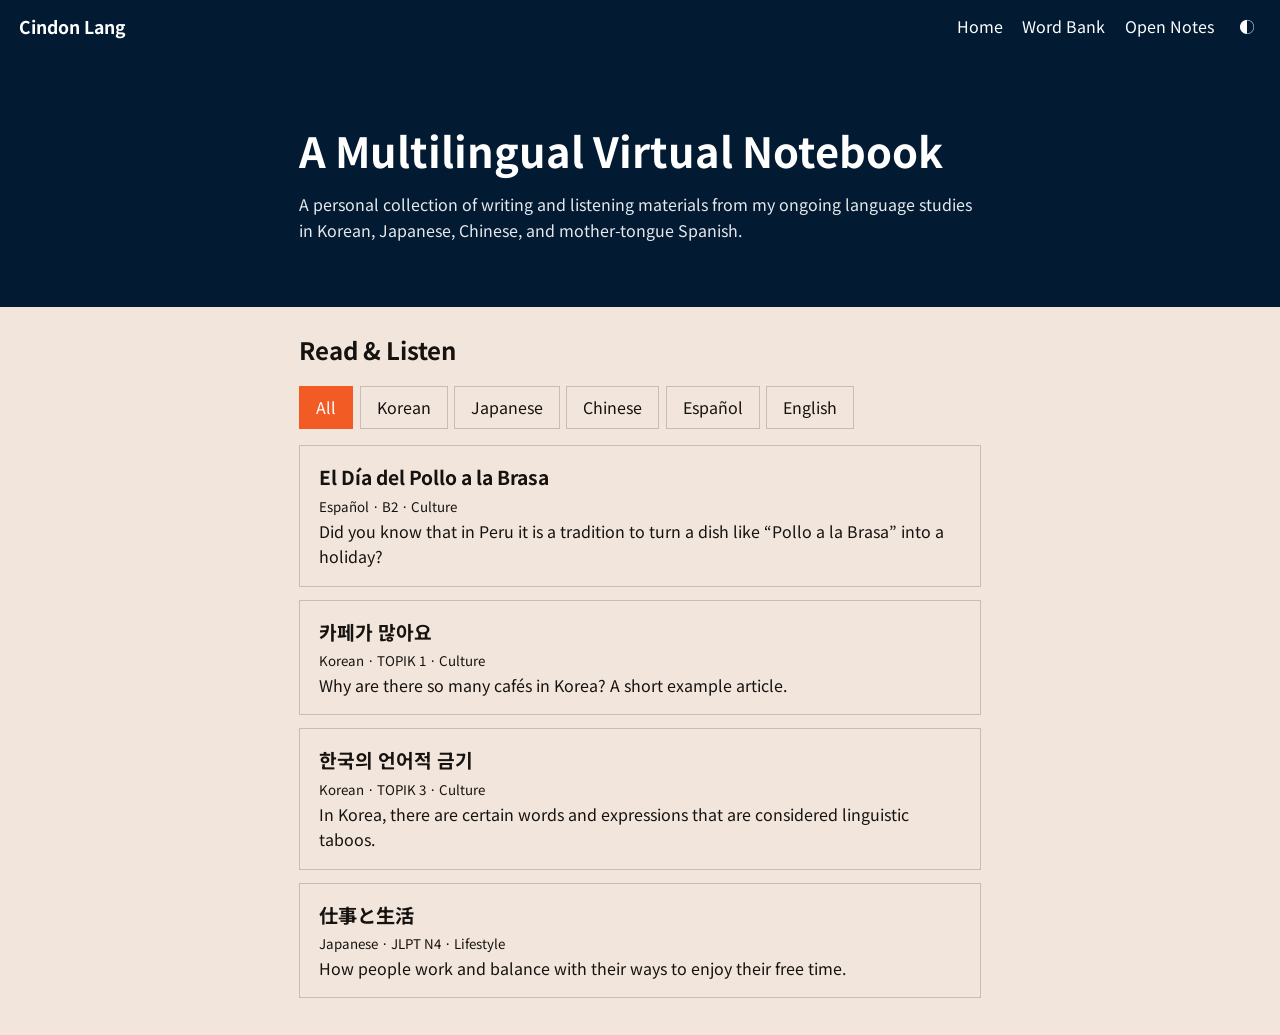
<file: index.html>
<!DOCTYPE html><html lang="en"><head><meta charset="utf-8"><meta name="viewport" content="width=device-width,initial-scale=1,viewport-fit=cover"><title>Cindon Lang</title>
<link rel="preconnect" href="https://fonts.googleapis.com"><link href="https://fonts.googleapis.com/css2?family=Noto+Sans+KR:wght@400;700&family=Noto+Sans+JP:wght@400;700&family=Noto+Sans+SC:wght@400;700&display=swap" rel="stylesheet">
<link rel="stylesheet" href="css/style.css"></head><body>
<section class="hero"><div class="wrap"><h1>A Multilingual Virtual Notebook</h1><p>A personal collection of writing and listening materials from my ongoing language studies in Korean, Japanese, Chinese, and mother-tongue Spanish.</p></div></section>
<main class="wrap"><h2>Read &amp; Listen</h2><div class="tabs" id="tabs"></div><div id="list"></div></main>
<script src="js/app.js"></script>
<script>
let all=[],f='all';
const draw=()=>{$('#tabs').innerHTML=['all',...Object.keys(LANGS)].map(k=>`<button data-k="${k}" class="${k==f?'active':''}">${k=='all'?'All':LANGS[k]}</button>`).join('');
 const l=all.filter(a=>f=='all'||a.lang==f);
 $('#list').innerHTML=l.length?l.map(a=>`<a class="card" href="article.html?id=${a.id}"><h3 lang="${a.lang}">${a.title}</h3><small>${LANGS[a.lang]} · ${a.level} · ${a.category}</small><p>${a.description}</p></a>`).join(''):'<p>No articles in this language yet.</p>'};
$('#tabs').onclick=e=>{if(e.target.dataset.k){f=e.target.dataset.k;draw()}};
getJSON('data/index.json').then(d=>{all=d;draw()}).catch(()=>{$('#list').textContent='Could not load the list. Open the site with Live Server or from GitHub Pages.'});
</script></body></html>
</file>
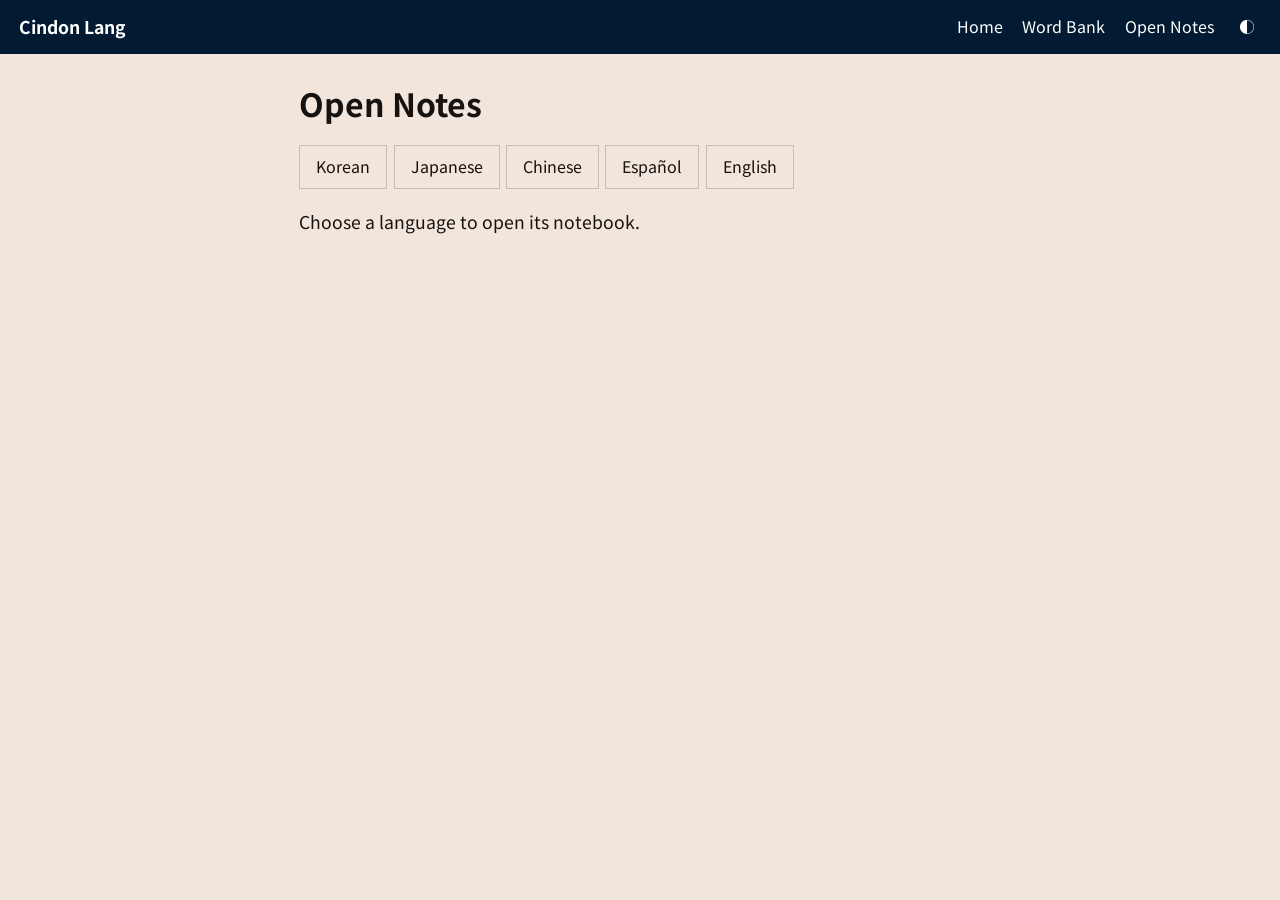
<file: notes.html>
<!DOCTYPE html><html lang="en"><head><meta charset="utf-8"><meta name="viewport" content="width=device-width,initial-scale=1,viewport-fit=cover"><title>Cindon Lang · Open Notes</title>
<link rel="preconnect" href="https://fonts.googleapis.com"><link href="https://fonts.googleapis.com/css2?family=Noto+Sans+KR:wght@400;700&family=Noto+Sans+JP:wght@400;700&family=Noto+Sans+SC:wght@400;700&display=swap" rel="stylesheet">
<link rel="stylesheet" href="css/style.css"></head><body>
<main class="wrap"><h1>Open Notes</h1><div class="tabs" id="tabs"></div><p id="bar" class="meta"></p><article class="notes" id="notes"></article></main>
<script src="js/app.js"></script><script src="js/notes.js"></script></body></html>
</file>
<file: css/style.css>
:root{color-scheme:light;--bg:#F2E6DC;--fg:#16120f;--mut:#5b6472;--navy:#021B33;--acc:#F25C24;--line:rgba(0,0,0,.18);--hl:#fbd3bd}
:root[data-theme=dark]{color-scheme:dark;--bg:#0b1622;--fg:#efe9e2;--mut:#9aa6b4;--line:rgba(255,255,255,.2);--hl:#3b2518}
@media(prefers-color-scheme:dark){:root:not([data-theme=light]){color-scheme:dark;--bg:#0b1622;--fg:#efe9e2;--mut:#9aa6b4;--line:rgba(255,255,255,.2);--hl:#3b2518}}
*{box-sizing:border-box;margin:0}
body{background:var(--bg);color:var(--fg);font-family:'Noto Sans KR','Noto Sans JP','Noto Sans SC',system-ui,sans-serif;line-height:1.6}
a{color:inherit}
button{font:inherit;cursor:pointer;border:0;border-radius:0;background:none;color:inherit}
:focus-visible{outline:3px solid var(--acc);outline-offset:2px}
.top{position:sticky;top:0;z-index:5;display:flex;justify-content:space-between;align-items:center;padding:.8rem 1.2rem;padding-top:calc(.8rem + env(safe-area-inset-top,0px));background:var(--navy);color:#fff}
.top nav{display:flex;gap:1.2rem;align-items:center}
.top a{text-decoration:none}.logo{font-weight:700;font-size:1.1rem}
.wrap{max-width:720px;margin:0 auto;padding:1.5rem 1.2rem}
.hero{background:var(--navy);color:#fff;padding:2.5rem 0}
.hero h1{font-size:clamp(1.8rem,6vw,2.6rem);line-height:1.25;margin:.4rem 0 1rem}
.hero p{opacity:.9}.meta{color:var(--mut)}.hero .meta{color:#aebccb}
.stats{display:flex;gap:2rem;margin:1.5rem 0}.stats b{display:block;font-size:1.3rem}
.btn{display:inline-block;background:var(--acc);color:#fff;font-weight:700;padding:.9rem 2rem;text-decoration:none}
.card{display:block;text-decoration:none;border:1px solid var(--line);padding:1rem 1.2rem;margin-bottom:.8rem}
.card:hover{border-color:var(--acc)}.card h3{font-size:1.2rem}
.reader{max-width:720px;margin:0 auto;padding:1.5rem 1.2rem 11rem;font-size:1.35rem;line-height:2.1}
.reader.big{font-size:1.7rem}
.line{padding:.2rem .6rem;cursor:pointer;border-left:4px solid transparent}
.line.np{margin-top:1.4rem}
.line.on{background:var(--hl);border-left-color:var(--acc)}
.reader img{display:block;max-width:100%;margin:1rem 0}
u.w{text-decoration:underline;text-underline-offset:5px;cursor:pointer}
#tip{position:fixed;left:50%;transform:translateX(-50%);bottom:9rem;background:var(--navy);color:#fff;padding:.7rem 1.2rem;max-width:90%;border-left:4px solid var(--acc);z-index:6}
.player{position:fixed;inset:auto 0 0 0;background:var(--navy);color:#fff;padding:.7rem 1rem calc(.7rem + env(safe-area-inset-bottom,0px));z-index:5}
.player .row{display:flex;align-items:center;gap:.7rem;max-width:720px;margin:0 auto;font-size:.85rem}
.player input{flex:1;accent-color:var(--acc)}
.ctl{justify-content:space-between;margin-top:.3rem!important}
.ctl button{font-size:1.3rem;padding:.3rem .7rem;min-width:2.8rem}
.ctl #play{background:var(--acc)}
.ctl button.active{color:var(--acc)}
#note{font-size:.8rem;color:#ffb899;text-align:center}
.tabs{display:flex;gap:.4rem;flex-wrap:wrap;margin:1rem 0}
.tabs button,.tabs a{padding:.5rem 1rem;border:1px solid var(--line);text-decoration:none}.tabs .active{background:var(--acc);color:#fff;border-color:var(--acc)}
input[type=search]{width:100%;padding:.8rem;font:inherit;border:1px solid var(--line);background:transparent;color:var(--fg);border-radius:0}
.wb{display:grid;grid-template-columns:1fr 1.5fr auto;gap:.5rem 1rem;padding:.6rem 0;border-bottom:1px solid var(--line)}
.wb small{color:var(--mut)}

.notes{font-size:1.1rem;line-height:1.9;padding-bottom:6rem}
.notes h2{font-size:1.4rem;margin:2.2rem 0 .6rem;padding-top:1rem;border-top:1px solid var(--line)}
.notes h3{font-size:1.15rem;margin:1.4rem 0 .4rem}
.notes p,.notes ul{margin:.5rem 0}.notes ul{padding-left:1.4rem}
.notes a{text-underline-offset:3px}.notes [id]{scroll-margin-top:4.5rem}
.lk{font-size:.8rem;color:var(--mut);margin-left:.4rem;opacity:.5;padding:0 .4rem}.lk:hover,.lk:focus-visible{opacity:1;color:var(--acc)}
@media(max-width:480px){.top{padding-left:.8rem;padding-right:.8rem}.top nav{gap:.7rem;font-size:.9rem}}

/* comments (left) + translations (right)*/
:root{--cmb:#E3BDD8;--plus:#C06AAE;--trb:#E8DCAA;--ys:rgba(180,140,20,.28);--mn:#8a5f00}
:root[data-theme=dark]{--cmb:#3d1736;--plus:#B04A9B;--trb:rgba(255,216,77,.1);--ys:rgba(255,216,77,.14);--mn:#FFD84D}
@media(prefers-color-scheme:dark){:root:not([data-theme=light]){--cmb:#3d1736;--plus:#B04A9B;--trb:rgba(255,216,77,.1);--ys:rgba(255,216,77,.14);--mn:#FFD84D}}
.reader{max-width:1500px}
.reader>img{display:block;max-width:680px;width:100%;margin:1rem auto}
.row{display:flex;flex-direction:column}
.row.np{margin-top:1.4rem}
.row .line{order:1;position:relative;padding:.2rem .6rem .2rem 2.2rem}
.row .tr{order:2}.row .cm{order:3}
.line.sel{background:var(--ys)}
.plus{position:absolute;left:.4rem;top:.35rem;width:1.5rem;height:1.5rem;line-height:1;font-size:1.4rem;font-weight:700;color:var(--plus);transition:transform .15s}
.row.co .plus{transform:rotate(45deg)}
.cm,.tr{display:none;margin:.4rem 0;padding:.8rem 1rem;font-size:1rem;line-height:1.6;white-space:pre-line;color:var(--fg)}
.row.co .cm{display:block;background:var(--cmb)}
.row.st .tr{display:block;background:var(--trb);border-left:4px solid var(--mn)}
.pl{display:block;margin-top:.5rem;color:var(--mn);font-weight:700;font-size:.9rem}
@media(min-width:1200px){
 .row{display:grid;grid-template-columns:minmax(0,1fr) minmax(0,680px) minmax(0,1fr);align-items:start}
 .row .cm,.row .line,.row .tr{grid-row:1;order:0}
 .row .cm{grid-column:1;justify-self:end;max-width:420px;position:relative;margin:.4rem 2.2rem .4rem 1rem}
 .row .line{grid-column:2}
 .row .tr{grid-column:3;justify-self:start;max-width:420px;margin:.4rem 1rem .4rem 1.5rem}
 .row .cm::after{content:'';position:absolute;left:100%;top:.7rem;width:2.2rem;border-top:2px solid var(--plus)}
}
.player .row{flex-direction:row}
</file>
